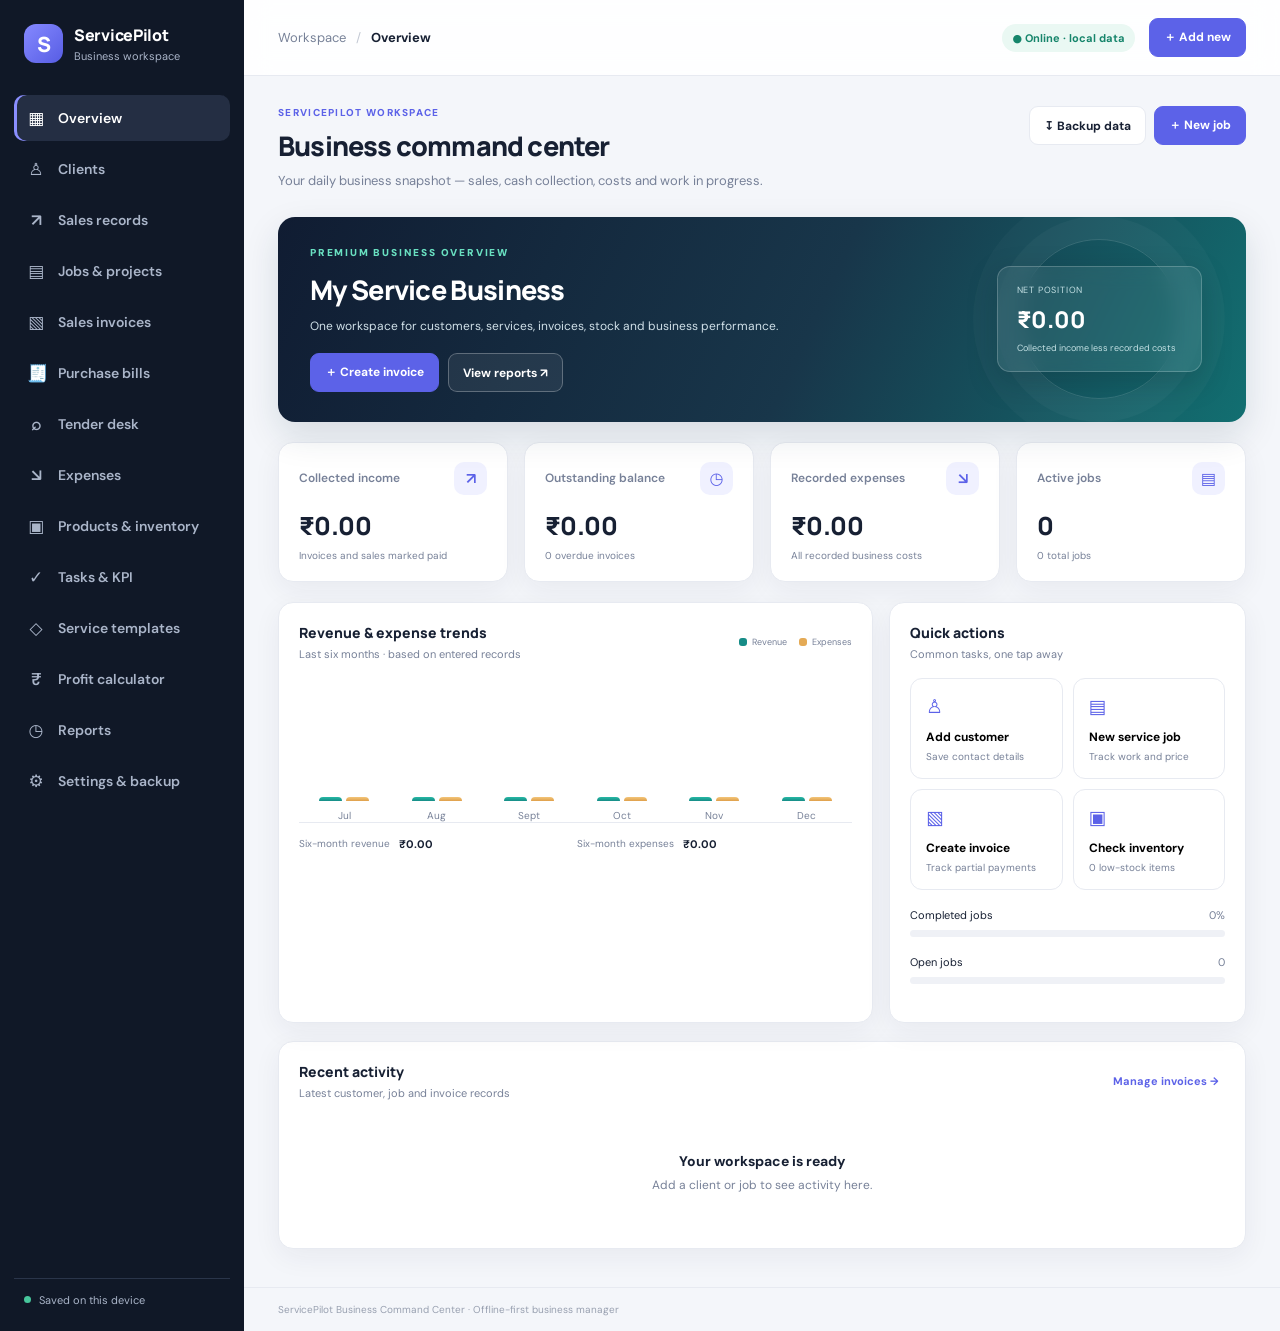
<file: app/src/main/assets/www/index.html>
<!doctype html>
<html lang="en">
<head>
  <meta charset="utf-8">
  <meta name="viewport" content="width=device-width, initial-scale=1, viewport-fit=cover">
  <meta name="theme-color" content="#101827">
  <meta name="description" content="ServicePilot helps solo service businesses track clients, jobs, invoices, expenses and payments.">
  <title>ServicePilot — Service Business Manager</title>
  <link rel="manifest" href="manifest.webmanifest">
  <link rel="icon" href="assets/icon.svg" type="image/svg+xml">
  <link rel="stylesheet" href="styles.css">
</head>
<body>
  <div class="app-shell">
    <aside class="sidebar" id="sidebar">
      <div class="brand"><div class="brand-mark">S</div><div><strong>ServicePilot</strong><small>Business workspace</small></div></div>
      <nav id="nav">
        <button class="nav-item active" data-view="dashboard"><span>▦</span> Overview</button>
        <button class="nav-item" data-view="clients"><span>♙</span> Clients</button>
        <button class="nav-item" data-view="sales"><span>↗</span> Sales records</button>
        <button class="nav-item" data-view="jobs"><span>▤</span> Jobs & projects</button>
        <button class="nav-item" data-view="invoices"><span>▧</span> Sales invoices</button>
        <button class="nav-item" data-view="purchases"><span>🧾</span> Purchase bills</button>
        <button class="nav-item" data-view="tenders"><span>⌕</span> Tender desk</button>
        <button class="nav-item" data-view="expenses"><span>↘</span> Expenses</button>
        <button class="nav-item" data-view="products"><span>▣</span> Products & inventory</button>
        <button class="nav-item" data-view="tasks"><span>✓</span> Tasks & KPI</button>
        <button class="nav-item" data-view="services"><span>◇</span> Service templates</button>
        <button class="nav-item" data-view="calculator"><span>₹</span> Profit calculator</button>
        <button class="nav-item" data-view="reports"><span>◷</span> Reports</button>
        <button class="nav-item" data-view="settings"><span>⚙</span> Settings & backup</button>
      </nav>
      <div class="sidebar-foot"><span class="status-dot"></span><span id="storage-status">Saved on this device</span></div>
    </aside>
    <main class="main">
      <header class="topbar">
        <button class="icon-btn mobile-menu" id="menu-btn" aria-label="Open menu">☰</button>
        <div class="crumb"><span>Workspace</span><b>/</b><strong id="page-title">Overview</strong></div>
        <div class="top-actions">
          <span class="offline-pill" id="network-state">● Local mode</span>
          <button class="btn btn-primary" id="quick-add">＋ Add new</button>
        </div>
      </header>
      <section class="content" id="view-root"></section>
      <footer class="footer">ServicePilot Business Command Center · Offline-first business manager</footer>
    </main>
  </div>
  <div class="toast" id="toast" role="status" aria-live="polite"></div>
  <dialog id="modal" class="modal"><div id="modal-content"></div></dialog>
  <script src="app.js"></script>
</body>
</html>
</file>
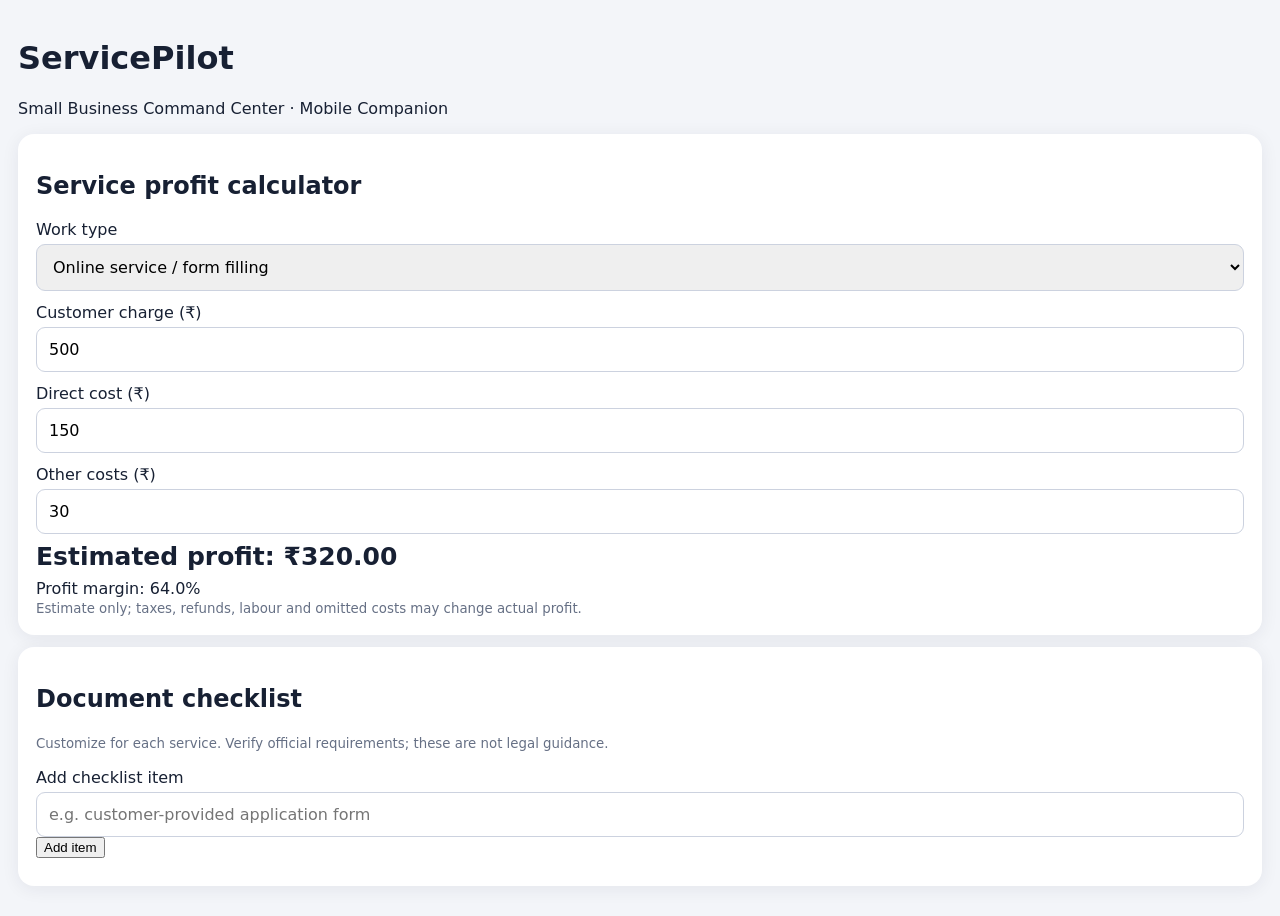
<file: docs/Mobile_Companion.html>
<!doctype html><html lang="en"><meta charset="utf-8"><meta name="viewport" content="width=device-width,initial-scale=1"><title>ServicePilot Mobile Companion</title><style>body{font:16px system-ui;margin:0;background:#f3f5f9;color:#172033;padding:18px}.card{background:white;padding:18px;border-radius:16px;margin:12px 0;box-shadow:0 3px 18px #17203312}label{display:block;margin:12px 0 5px}input,select{width:100%;padding:12px;border:1px solid #ccd2df;border-radius:9px;font:inherit;box-sizing:border-box}.metric{font-size:25px;font-weight:750;margin:8px 0}small{color:#667085}.check{display:flex;gap:10px;align-items:center}.check input{width:auto}.checklist{margin-top:10px}</style><h1>ServicePilot</h1><p>Small Business Command Center · Mobile Companion</p><div class="card"><h2>Service profit calculator</h2><label>Work type</label><select id="kind"><option>Online service / form filling</option><option>Freelance work</option><option>Product sale</option><option>Custom service</option></select><label>Customer charge (₹)</label><input id="charge" type="number" value="500" min="0"><label>Direct cost (₹)</label><input id="direct" type="number" value="150" min="0"><label>Other costs (₹)</label><input id="other" type="number" value="30" min="0"><div class="metric" id="profit">Estimated profit: ₹320.00</div><div id="margin">Profit margin: 64.0%</div><small>Estimate only; taxes, refunds, labour and omitted costs may change actual profit.</small></div><div class="card"><h2>Document checklist</h2><p><small>Customize for each service. Verify official requirements; these are not legal guidance.</small></p><label>Add checklist item</label><input id="newitem" placeholder="e.g. customer-provided application form"><button id="add">Add item</button><div id="items" class="checklist"></div></div><script>const $=id=>document.getElementById(id);function calc(){let c=+$('charge').value||0,co=(+$('direct').value||0)+(+$('other').value||0);$('profit').textContent='Estimated profit: ₹'+(c-co).toFixed(2);$('margin').textContent='Profit margin: '+(c?(c-co)/c*100:0).toFixed(1)+'%'}['charge','direct','other'].forEach(id=>$(id).addEventListener('input',calc));let items=JSON.parse(localStorage.getItem('sp_companion_checklist')||'[]');function draw(){ $('items').innerHTML='';items.forEach((x,i)=>{let l=document.createElement('label');l.className='check';let c=document.createElement('input');c.type='checkbox';c.checked=x.done;c.onchange=()=>{items[i].done=c.checked;save()};let t=document.createElement('span');t.textContent=x.text;l.append(c,t);$('items').append(l)});localStorage.setItem('sp_companion_checklist',JSON.stringify(items))}function save(){localStorage.setItem('sp_companion_checklist',JSON.stringify(items));draw()}$('add').onclick=()=>{let t=$('newitem').value.trim();if(t){items.push({text:t,done:false});$('newitem').value='';save()}};draw();calc();</script></html>
</file>
<file: app/src/main/assets/www/styles.css>
@import url('https://fonts.googleapis.com/css2?family=DM+Sans:wght@400;500;600;700&family=Manrope:wght@400;500;600;700;800&display=swap');
:root{--bg:#f4f6fa;--panel:#fff;--ink:#172033;--muted:#778198;--line:#e7eaf1;--nav:#101827;--nav-muted:#aab5c9;--primary:#5c62e8;--primary-dark:#454bd0;--green:#16856b;--red:#c74d5c;--amber:#ad7619;--shadow:0 8px 28px rgba(31,42,74,.06)}
*{box-sizing:border-box}body{margin:0;background:var(--bg);color:var(--ink);font-family:"DM Sans",system-ui,-apple-system,sans-serif;font-size:14px}button,input,select,textarea{font:inherit}button{cursor:pointer}.app-shell{display:flex;min-height:100vh}.sidebar{width:244px;background:var(--nav);color:white;padding:24px 14px;display:flex;flex-direction:column;flex-shrink:0}.brand{display:flex;align-items:center;gap:11px;padding:0 10px 32px}.brand-mark{display:grid;place-items:center;width:39px;height:39px;border-radius:12px;background:linear-gradient(135deg,#8589ff,#575de4);font:800 21px Manrope;color:white}.brand strong{display:block;font:800 16px Manrope;letter-spacing:-.3px}.brand small{display:block;color:var(--nav-muted);font-size:11px;margin-top:3px}.sidebar nav{display:grid;gap:5px}.nav-item{display:flex;align-items:center;gap:13px;border:0;color:var(--nav-muted);background:transparent;padding:12px 13px;border-radius:10px;text-align:left;font-weight:600}.nav-item span{width:18px;text-align:center;font-size:17px}.nav-item:hover,.nav-item.active{color:white;background:#242e43}.nav-item.active{box-shadow:inset 3px 0 #8a8eff}.sidebar-foot{margin-top:auto;padding:14px 10px 0;color:#aab5c9;font-size:11px;border-top:1px solid #2a354a;display:flex;align-items:center;gap:8px}.status-dot{width:7px;height:7px;background:#47c69c;border-radius:50%}.main{min-width:0;flex:1;display:flex;flex-direction:column}.topbar{height:76px;background:rgba(255,255,255,.9);border-bottom:1px solid var(--line);display:flex;align-items:center;justify-content:space-between;padding:0 34px;gap:14px;position:sticky;top:0;z-index:5;backdrop-filter:blur(12px)}.crumb{display:flex;align-items:center;gap:10px;color:var(--muted);font-size:13px}.crumb b{color:#c3c8d4;font-weight:400}.crumb strong{color:var(--ink);font-weight:700}.top-actions{display:flex;align-items:center;gap:14px}.offline-pill{font-size:11px;color:var(--green);background:#eaf8f3;padding:7px 10px;border-radius:20px;font-weight:700}.btn{border:1px solid var(--line);background:white;color:var(--ink);border-radius:9px;padding:10px 14px;font-weight:700;font-size:12px;display:inline-flex;align-items:center;justify-content:center;gap:6px}.btn:hover{filter:brightness(.98)}.btn-primary{background:var(--primary);border-color:var(--primary);color:white}.btn-primary:hover{background:var(--primary-dark)}.btn-danger{color:var(--red);background:#fff7f8;border-color:#f2d9dd}.btn-small{padding:7px 10px;font-size:11px}.icon-btn{border:0;background:transparent;font-size:20px;color:var(--ink)}.mobile-menu{display:none}.content{padding:30px 34px 38px;max-width:1440px;width:100%;margin:0 auto;flex:1}.footer{padding:15px 34px;border-top:1px solid var(--line);color:#98a0b0;font-size:10px}.page-head{display:flex;align-items:flex-start;justify-content:space-between;gap:16px;margin-bottom:25px}.eyebrow{text-transform:uppercase;letter-spacing:1.3px;font-size:10px;font-weight:800;color:var(--primary);margin-bottom:8px}.page-head h1{font:800 27px Manrope;margin:0 0 7px;letter-spacing:-.8px}.page-head p{margin:0;color:var(--muted);font-size:13px;line-height:1.6}.head-actions{display:flex;gap:8px;flex-wrap:wrap}.grid{display:grid;gap:16px}.stats-grid{grid-template-columns:repeat(4,minmax(0,1fr));margin-bottom:20px}.stat-card,.panel,.table-wrap,.empty-state{background:var(--panel);border:1px solid var(--line);border-radius:15px;box-shadow:var(--shadow)}.stat-card{padding:19px 20px;min-width:0}.stat-top{display:flex;align-items:center;justify-content:space-between;color:var(--muted);font-size:12px;font-weight:600}.stat-icon{width:33px;height:33px;border-radius:10px;background:#f0f1ff;color:var(--primary);display:grid;place-items:center;font-size:16px}.stat-value{font:800 25px Manrope;margin-top:13px;letter-spacing:-.6px;overflow-wrap:anywhere}.stat-note{font-size:10px;color:var(--muted);margin-top:6px}.two-col{grid-template-columns:minmax(0,1.25fr) minmax(280px,.75fr)}.panel{padding:20px;min-width:0}.panel-head{display:flex;justify-content:space-between;align-items:center;gap:12px;margin-bottom:17px}.panel-head h2{font:800 14px Manrope;margin:0}.panel-head p{font-size:11px;color:var(--muted);margin:5px 0 0}.text-link{color:var(--primary);font-weight:700;font-size:11px;border:0;background:transparent}.activity-list{display:grid;gap:0}.activity-item{display:flex;align-items:flex-start;gap:12px;padding:13px 0;border-bottom:1px solid #f0f1f5}.activity-item:last-child{border:0}.activity-dot{width:32px;height:32px;border-radius:10px;display:grid;place-items:center;background:#f1f2ff;color:var(--primary);flex-shrink:0}.activity-item strong{font-size:12px;display:block;margin:1px 0 4px}.activity-item small{font-size:10px;color:var(--muted)}.activity-amount{margin-left:auto;font-weight:800;font-size:12px;white-space:nowrap}.progress-row{display:grid;gap:8px;margin:18px 0}.progress-label{display:flex;justify-content:space-between;font-size:11px}.progress-label span:last-child{color:var(--muted)}.progress{height:7px;background:#eff1f6;border-radius:10px;overflow:hidden}.progress i{display:block;height:100%;background:var(--primary);border-radius:10px}.quick-grid{display:grid;grid-template-columns:repeat(2,minmax(0,1fr));gap:10px}.quick-card{border:1px solid var(--line);border-radius:12px;background:#fff;padding:15px;text-align:left}.quick-card:hover{border-color:#bfc2ff;background:#fbfbff}.quick-card span{display:block;color:var(--primary);font-size:19px;margin-bottom:10px}.quick-card strong{display:block;font-size:12px}.quick-card small{display:block;color:var(--muted);font-size:10px;margin-top:5px}.table-wrap{overflow:hidden}.table-toolbar{padding:15px 18px;border-bottom:1px solid var(--line);display:flex;justify-content:space-between;gap:12px;align-items:center;flex-wrap:wrap}.search{border:1px solid var(--line);background:#fafbfe;border-radius:8px;padding:9px 11px;min-width:190px;outline:none}.search:focus,input:focus,select:focus,textarea:focus{border-color:#999cff;box-shadow:0 0 0 3px #efefff;outline:none}.table-scroll{overflow:auto}table{border-collapse:collapse;width:100%;white-space:nowrap}th{text-align:left;background:#fafbfe;color:#8992a5;font-size:10px;text-transform:uppercase;letter-spacing:.6px;padding:12px 18px;font-weight:800}td{padding:14px 18px;border-top:1px solid #f0f1f5;font-size:12px}td strong{font-size:12px}td small{display:block;color:var(--muted);font-size:10px;margin-top:4px}.table-actions{display:flex;gap:6px}.pill{display:inline-flex;align-items:center;border-radius:20px;padding:5px 8px;font-size:10px;font-weight:800;background:#f0f2f7;color:#667086}.pill.paid,.pill.completed,.pill.active{background:#e8f8f1;color:#138263}.pill.pending,.pill.in-progress{background:#fff4df;color:#a26d10}.pill.overdue,.pill.cancelled{background:#fff0f1;color:#bd4d5a}.empty{padding:35px 20px;text-align:center;color:var(--muted);font-size:12px}.empty b{display:block;color:var(--ink);font-size:14px;margin-bottom:7px}.form-grid{display:grid;grid-template-columns:1fr 1fr;gap:14px}.field{display:grid;gap:7px}.field.full{grid-column:1/-1}.field label{font-size:11px;font-weight:800;color:#5c6579}.field input,.field select,.field textarea{width:100%;border:1px solid #dfe3ec;border-radius:9px;background:white;padding:11px 12px;color:var(--ink);min-width:0}.field textarea{min-height:80px;resize:vertical}.modal{border:0;border-radius:16px;padding:0;width:min(580px,calc(100% - 26px));max-height:90vh;box-shadow:0 25px 80px #0b102440}.modal::backdrop{background:#0c1328a8;backdrop-filter:blur(3px)}.modal-inner{padding:24px}.modal-head{display:flex;justify-content:space-between;align-items:center;margin-bottom:20px}.modal-head h2{font:800 18px Manrope;margin:0}.close-btn{border:0;background:#f1f3f8;border-radius:8px;width:31px;height:31px}.modal-actions{display:flex;justify-content:flex-end;gap:8px;margin-top:22px}.report-grid{grid-template-columns:repeat(2,minmax(0,1fr))}.report-box{padding:20px;background:white;border:1px solid var(--line);border-radius:14px}.report-box h3{font:800 13px Manrope;margin:0 0 15px}.report-line{display:flex;justify-content:space-between;gap:10px;padding:11px 0;border-bottom:1px solid #f0f1f5;font-size:12px}.report-line:last-child{border:0}.report-line span{color:var(--muted)}.notice{padding:13px 15px;background:#f1f3ff;border:1px solid #e0e2ff;border-radius:10px;color:#4248a6;font-size:11px;line-height:1.6;margin-bottom:17px}.settings-grid{grid-template-columns:1fr 1fr}.setting-card{padding:20px;background:#fff;border:1px solid var(--line);border-radius:14px}.setting-card h3{font:800 14px Manrope;margin:0 0 8px}.setting-card p{color:var(--muted);font-size:11px;line-height:1.6;margin:0 0 15px}.setting-card .field{margin-bottom:13px}.toast{position:fixed;bottom:25px;left:50%;transform:translate(-50%,20px);opacity:0;pointer-events:none;background:#172033;color:white;padding:12px 18px;border-radius:10px;box-shadow:0 8px 30px #0002;font-size:12px;z-index:30;transition:.22s}.toast.show{opacity:1;transform:translate(-50%,0)}.money-positive{color:var(--green);font-weight:800}.money-negative{color:var(--red);font-weight:800}.invoice-preview{padding:28px;background:#fff;border:1px solid var(--line);border-radius:12px}.invoice-preview h2{font:800 22px Manrope}.invoice-head{display:flex;justify-content:space-between;gap:20px;border-bottom:1px solid var(--line);padding-bottom:20px;margin-bottom:20px}.invoice-total{font:800 25px Manrope;text-align:right;margin-top:20px}.small-muted{font-size:10px;color:var(--muted);line-height:1.6}.danger-zone{border-color:#f0dadd}.mobile-menu{padding:4px}
@media(max-width:1050px){.sidebar{width:210px}.content{padding:25px 22px}.topbar{padding:0 22px}.stats-grid{grid-template-columns:repeat(2,minmax(0,1fr))}.two-col{grid-template-columns:1fr}}
@media(max-width:700px){.sidebar{position:fixed;z-index:20;left:-260px;top:0;bottom:0;width:244px;transition:left .22s;box-shadow:15px 0 40px #10182725}.sidebar.open{left:0}.mobile-menu{display:block}.topbar{height:62px;padding:0 14px}.crumb{gap:6px;font-size:11px}.top-actions{gap:8px}.offline-pill{display:none}.btn{padding:10px 11px}.content{padding:20px 14px 28px}.page-head{display:block}.page-head h1{font-size:24px}.head-actions{margin-top:15px}.stats-grid{gap:10px}.stat-card{padding:14px}.stat-value{font-size:21px}.stat-top{font-size:10px}.stat-icon{width:28px;height:28px}.panel{padding:15px}.quick-grid{gap:8px}.table-toolbar{padding:12px}.search{min-width:100%;width:100%}.form-grid{grid-template-columns:1fr}.field.full{grid-column:auto}.settings-grid,.report-grid{grid-template-columns:1fr}.footer{padding:13px 14px;font-size:9px}.invoice-head{display:block}.invoice-total{text-align:left}.top-actions .btn{font-size:11px}.modal-inner{padding:18px}}
@media print{body{background:white}.sidebar,.topbar,.footer,.no-print{display:none!important}.main,.content{padding:0!important;margin:0!important;width:100%!important}.invoice-preview{border:0;box-shadow:none}.app-shell{display:block}}
/* Premium Command Center refinements */
.hero-banner{position:relative;overflow:hidden;display:flex;justify-content:space-between;align-items:center;gap:20px;min-height:205px;padding:28px 32px;margin-bottom:20px;border-radius:17px;color:#fff;background:linear-gradient(115deg,#101c32 0%,#18364a 55%,#126f71 100%);box-shadow:0 14px 35px #132d4220}.hero-banner>div:first-child{position:relative;z-index:1;max-width:640px}.hero-kicker{font-size:10px;font-weight:900;letter-spacing:1.8px;color:#69e0c1;margin-bottom:12px}.hero-banner h2{font:800 27px Manrope;margin:0 0 8px;letter-spacing:-.7px}.hero-banner p{color:#d0e0e8;font-size:12px;line-height:1.7;margin:0 0 17px}.hero-actions{display:flex;gap:9px;flex-wrap:wrap}.hero-secondary{background:#ffffff12;color:#fff;border-color:#ffffff45}.hero-orbit{width:230px;height:145px;position:relative;display:grid;place-items:center;flex-shrink:0}.orbit-ring{position:absolute;width:160px;height:160px;border:1px solid #ffffff25;border-radius:50%;box-shadow:0 0 0 23px #ffffff08,0 0 0 46px #ffffff06}.orbit-card{z-index:1;background:#ffffff12;border:1px solid #ffffff35;backdrop-filter:blur(10px);border-radius:13px;padding:17px 19px;min-width:205px;box-shadow:0 10px 30px #08162435}.orbit-card span,.orbit-card small{display:block;color:#c4e1e4;font-size:9px;letter-spacing:.8px}.orbit-card strong{display:block;font:800 23px Manrope;margin:7px 0}.orbit-card small{letter-spacing:0}.chart-panel{min-height:270px}.chart-legend{font-size:9px;color:var(--muted);display:flex;align-items:center;gap:5px;white-space:nowrap}.chart-legend i{width:8px;height:8px;border-radius:3px;background:#168c87;display:inline-block}.chart-legend .legend-expense{background:#e4aa55;margin-left:7px}.trend-chart{height:145px;display:flex;align-items:stretch;gap:18px;padding:10px 8px 0;border-bottom:1px solid var(--line)}.trend-col{flex:1;min-width:0;display:flex;flex-direction:column;align-items:center;gap:8px}.trend-bars{height:115px;width:100%;display:flex;align-items:flex-end;justify-content:center;gap:4px}.trend-bars i{display:block;width:min(23px,35%);min-height:3px;border-radius:5px 5px 0 0}.bar-revenue{background:linear-gradient(180deg,#27b9a5,#168c87)}.bar-expense{background:linear-gradient(180deg,#f3c579,#dfa04b)}.trend-col span{font-size:10px;color:var(--muted)}.trend-foot{display:flex;align-items:center;gap:9px;flex-wrap:wrap;padding-top:14px;font-size:10px;color:var(--muted)}.trend-foot strong{color:var(--ink);margin-right:auto;font-size:11px}.record-thumb{width:44px;height:44px;object-fit:cover;border-radius:8px;float:left;margin:0 10px 4px 0;border:1px solid var(--line);background:#f5f7fa}.upload-preview{display:block;max-width:140px;max-height:120px;object-fit:contain;border-radius:10px;border:1px solid var(--line);padding:4px;margin-bottom:7px}.check-label{display:flex!important;align-items:center;gap:7px;font-weight:500!important}.check-label input{width:auto!important}.invoice-summary{width:min(360px,100%);margin:18px 0 0 auto}.invoice-summary>div{display:flex;justify-content:space-between;gap:15px;padding:9px 0;border-bottom:1px solid var(--line);font-size:12px}.invoice-summary span{color:var(--muted)}.invoice-summary .balance-due{border-bottom:0;border-top:2px solid var(--ink);font-size:15px;margin-top:5px;padding-top:13px}.balance-due strong{font-size:18px;color:#117c71}.invoice-preview table td,.invoice-preview table th{padding:10px 12px}.invoice-preview table{white-space:normal}.invoice-preview table td:last-child,.invoice-preview table th:last-child{text-align:right}
@media(max-width:700px){.hero-banner{padding:22px 19px;min-height:unset}.hero-banner h2{font-size:22px}.hero-orbit{display:none}.trend-chart{gap:7px}.trend-foot{gap:6px}.trend-foot strong{margin-right:6px}.chart-legend{display:none}.record-thumb{width:36px;height:36px}}

@media print{.modal{position:static!important;display:block!important;inset:auto!important;width:100%!important;max-width:none!important;max-height:none!important;overflow:visible!important;padding:0!important;box-shadow:none!important;border-radius:0!important}.modal-inner{padding:0!important}.invoice-preview{padding:0!important}.invoice-preview table{width:100%!important}}
</file>
